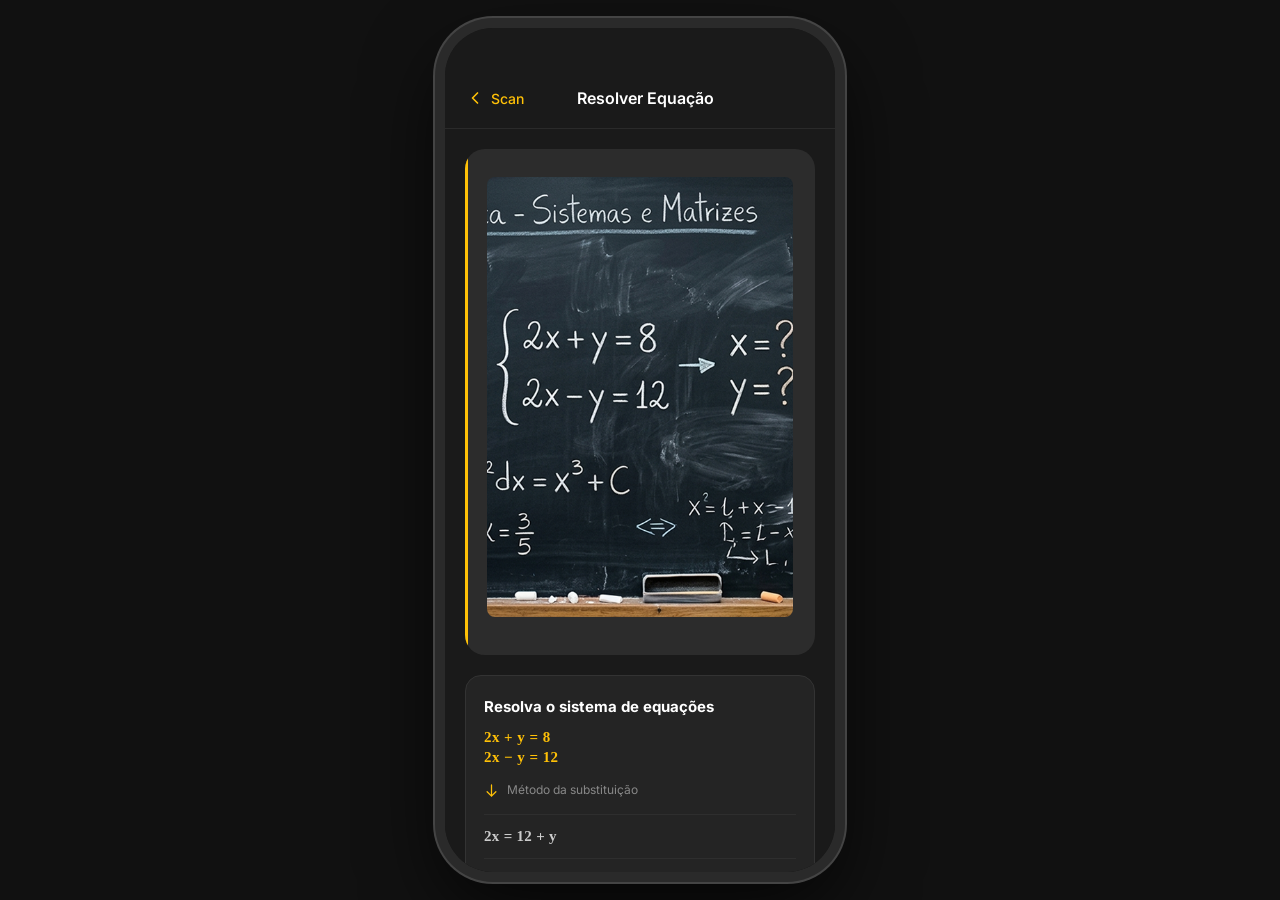
<file: pages/equacao.html>
<!DOCTYPE html>
<html lang="pt-BR">
<head>
  <meta charset="UTF-8" />
  <meta name="viewport" content="width=device-width, initial-scale=1.0, maximum-scale=1.0, user-scalable=no, viewport-fit=cover" />
  <title>Resolver Equação — Jovi</title>
  <link rel="stylesheet" href="../css/base.css" />
  <link rel="stylesheet" href="../css/layout.css" />
  <link rel="stylesheet" href="../css/components.css" />
  <link rel="stylesheet" href="../css/acoes_foto.css" />
  <link rel="stylesheet" href="../css/equacao.css" />
</head>
<body>
  <main class="container-celular">
    <div class="tela-celular">
      <div class="tela-acao ativa" style="position:relative; transform:none;">
        <header class="header-acao">
          <button class="btn-voltar-acao" onclick="history.back()">
            <svg viewBox="0 0 24 24" fill="none" stroke="currentColor" stroke-width="2">
              <path stroke-linecap="round" stroke-linejoin="round" d="M15 18l-6-6 6-6" />
            </svg>
            Scan
          </button>
          <h1 class="titulo-acao">Resolver Equação</h1>
        </header>

        <section class="corpo-acao">
          
          <div id="container-equacao">
            <!-- Slide 1: Sistema -->
            <div class="slide-equacao ativo">
              <div class="equacao-preview-quadro">
                <img src="../img/math.png" class="img-preview-math" alt="Documento" style="margin-bottom: 10px; border-radius: 8px; width: 100%; height: auto;">
              </div>

              <div class="equacao-resolucao">
                <p class="resolucao-titulo">Resolva o sistema de equações</p>
                <div class="resolucao-sistema">
                  <span class="resolucao-eq">2x + y = 8</span>
                  <span class="resolucao-eq">2x − y = 12</span>
                </div>
                <div class="resolucao-dica">
                  <svg viewBox="0 0 24 24" fill="none" stroke="currentColor" stroke-width="2">
                    <path stroke-linecap="round" stroke-linejoin="round" d="M19 14l-7 7-7-7M12 3v18"/>
                  </svg>
                  Método da substituição
                </div>
                <div class="resolucao-passo"><span class="resolucao-passo-texto">2x = 12 + y</span></div>
                <div class="resolucao-passo"><span class="resolucao-passo-texto">(12 + y) + y = 8</span></div>
                <div class="resolucao-passo"><span class="resolucao-passo-texto">2y = −4</span></div>
                <div class="resolucao-passo"><span class="resolucao-passo-texto destaque">y = −2</span></div>
              </div>
            </div>

            <!-- Slide 2: Equação do 2º Grau -->
            <div class="slide-equacao">
              <div class="equacao-preview-quadro">
                <div class="equacao-linha-fake equacao" style="width: 70%;"></div>
                <div class="equacao-linha-fake" style="width: 85%;"></div>
                <div class="equacao-linha-fake" style="width: 60%;"></div>
              </div>

              <div class="equacao-resolucao">
                <p class="resolucao-titulo">Equação do 2º Grau</p>
                <div class="resolucao-sistema">
                  <span class="resolucao-eq">x² − 5x + 6 = 0</span>
                </div>
                <div class="resolucao-dica">
                  <svg viewBox="0 0 24 24" fill="none" stroke="currentColor" stroke-width="2">
                    <path stroke-linecap="round" stroke-linejoin="round" d="M19 14l-7 7-7-7M12 3v18"/>
                  </svg>
                  Resolva usando Bhaskara ou Soma e Produto
                </div>
                <div class="resolucao-passo"><span class="resolucao-passo-texto">Soma = 5, Produto = 6</span></div>
                <div class="resolucao-passo"><span class="resolucao-passo-texto">x' = 2</span></div>
                <div class="resolucao-passo"><span class="resolucao-passo-texto destaque">x'' = 3</span></div>
              </div>
            </div>

            <!-- Slide 3: Equação com Parênteses -->
            <div class="slide-equacao">
              <div class="equacao-preview-quadro">
                <div class="equacao-linha-fake equacao" style="width: 55%;"></div>
                <div class="equacao-linha-fake" style="width: 90%;"></div>
              </div>

              <div class="equacao-resolucao">
                <p class="resolucao-titulo">Equação Linear</p>
                <div class="resolucao-sistema">
                  <span class="resolucao-eq">3(x + 2) = 15</span>
                </div>
                <div class="resolucao-dica">
                  <svg viewBox="0 0 24 24" fill="none" stroke="currentColor" stroke-width="2">
                    <path stroke-linecap="round" stroke-linejoin="round" d="M19 14l-7 7-7-7M12 3v18"/>
                  </svg>
                  Distribua o 3 antes de isolar o x
                </div>
                <div class="resolucao-passo"><span class="resolucao-passo-texto">3x + 6 = 15</span></div>
                <div class="resolucao-passo"><span class="resolucao-passo-texto">3x = 15 − 6</span></div>
                <div class="resolucao-passo"><span class="resolucao-passo-texto">3x = 9</span></div>
                <div class="resolucao-passo"><span class="resolucao-passo-texto destaque">x = 3</span></div>
              </div>
            </div>
          </div>

          <!-- Controles do Slideshow -->
          <div class="controles-slideshow" style="justify-content: flex-end;">
            <button class="btn-slideshow" id="btn-math-anterior" onclick="mudarSlideMath(-1)" style="display: none;">
              <svg viewBox="0 0 24 24" fill="none" stroke="currentColor" stroke-width="2"><polyline points="15 18 9 12 15 6"></polyline></svg>
              Anterior
            </button>
            
            <span id="contador-math" style="display: none;">1 de 3</span>

            <button class="btn-slideshow" id="btn-math-proximo" onclick="mudarSlideMath(1)">
              Mais exemplos
              <svg viewBox="0 0 24 24" fill="none" stroke="currentColor" stroke-width="2"><polyline points="9 18 15 12 9 6"></polyline></svg>
            </button>
          </div>

        </section>
      </section>

    </div>
  </main>

  <script src="../js/script.js"></script>
</body>
</html>
</file>
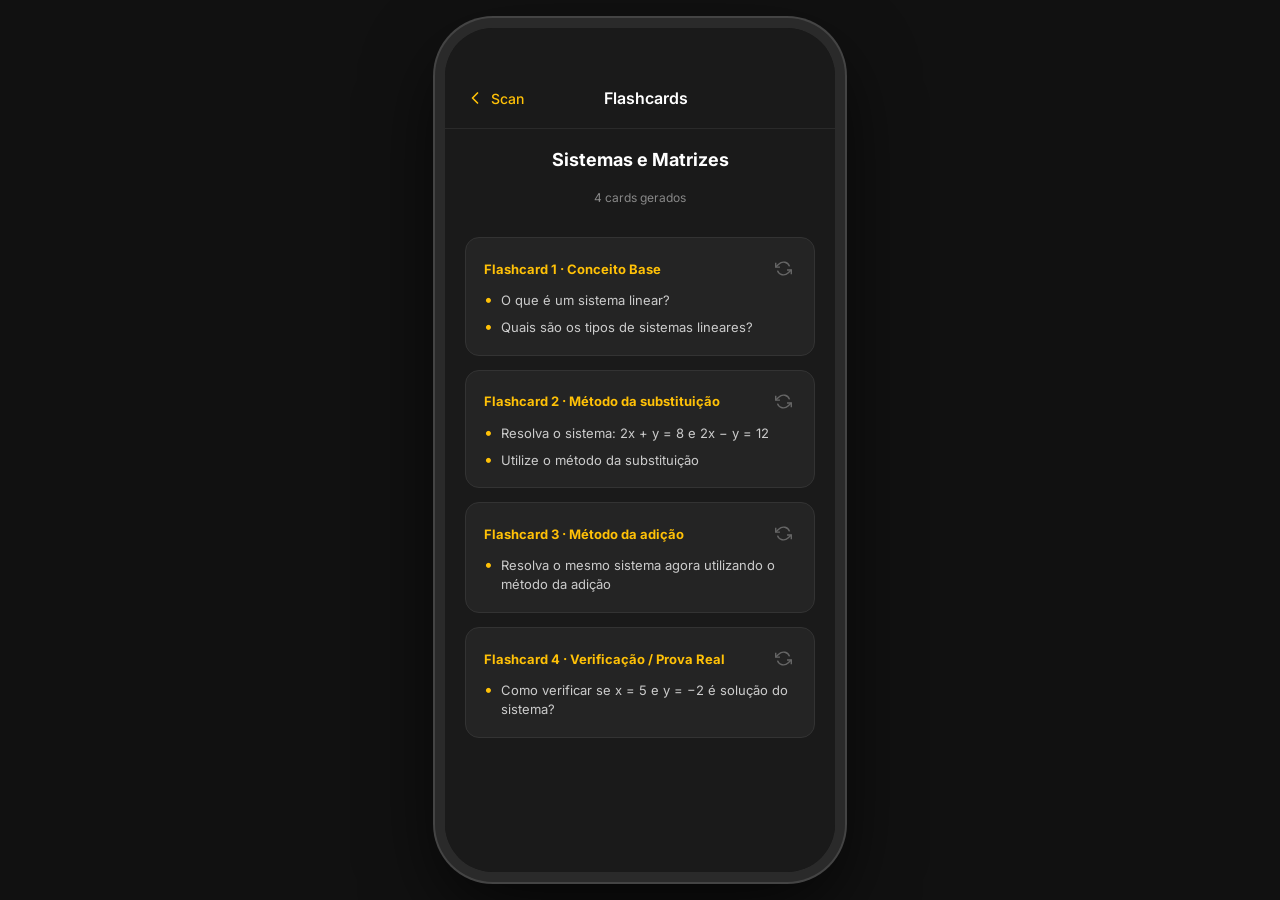
<file: pages/flashcard.html>
<!DOCTYPE html>
<html lang="pt-BR">
<head>
  <meta charset="UTF-8" />
  <meta name="viewport" content="width=device-width, initial-scale=1.0, maximum-scale=1.0, user-scalable=no, viewport-fit=cover" />
  <title>Flashcards — Jovi</title>
  <link rel="stylesheet" href="../css/base.css" />
  <link rel="stylesheet" href="../css/layout.css" />
  <link rel="stylesheet" href="../css/components.css" />
  <link rel="stylesheet" href="../css/acoes_foto.css" />
  <link rel="stylesheet" href="../css/flashcard.css" />
</head>
<body>
  <main class="container-celular">
    <div class="tela-celular">

      <div class="tela-acao ativa" style="position:relative; transform:none;">
        <header class="header-acao">
          <button class="btn-voltar-acao" onclick="history.back()">
            <svg viewBox="0 0 24 24" fill="none" stroke="currentColor" stroke-width="2">
              <path stroke-linecap="round" stroke-linejoin="round" d="M15 18l-6-6 6-6" />
            </svg>
            Scan
          </button>
          <h1 class="titulo-acao">Flashcards</h1>
        </header>

        <section class="corpo-acao">
          <p class="flashcard-subtitulo-deck" id="flashcard-deck">Sistemas e Matrizes</p>
          <p class="flashcard-contador" id="flashcard-contador">4 cards gerados</p>
          
          <div id="container-flashcards">
            <!-- Flashcard 1 -->
            <div class="card-flashcard">
              <div class="card-flashcard-header">
                <span class="card-flashcard-titulo">Flashcard 1 · Conceito Base</span>
                <button class="btn-flashcard-girar" title="Girar" onclick="virarFlashcard(this)">
                  <svg viewBox="0 0 24 24" fill="none" stroke="currentColor" stroke-width="2"><path d="M1 4v6h6"/><path d="M23 20v-6h-6"/><path d="M20.49 9A9 9 0 0 0 5.64 5.64L1 10m22 4-4.64 4.36A9 9 0 0 1 3.51 15"/></svg>
                </button>
              </div>
              <div class="card-flashcard-frente">
                <p class="card-flashcard-pergunta">O que é um sistema linear?</p>
                <p class="card-flashcard-pergunta">Quais são os tipos de sistemas lineares?</p>
              </div>
              <div class="card-flashcard-verso" style="display: none;">
                <div class="resposta-item">
                  <strong>O que é um sistema linear?</strong>
                  <p>Um sistema linear é um conjunto de duas ou mais equações lineares (equações do 1º grau) que envolvem as mesmas variáveis. A solução do sistema é o conjunto de valores que satisfazem todas as equações ao mesmo tempo.</p>
                </div>
                <div class="resposta-item">
                  <strong>Quais são os tipos de sistemas lineares?</strong>
                  <p>Os sistemas lineares são classificados em três tipos:</p>
                  <ul class="resposta-lista">
                    <li>Sistema possível e determinado (SPD): possui uma única solução.</li>
                    <li>Sistema possível e indeterminado (SPI): possui infinitas soluções.</li>
                    <li>Sistema impossível (SI): não possui solução.</li>
                  </ul>
                </div>
              </div>
            </div>

            <!-- Flashcard 2 -->
            <div class="card-flashcard">
              <div class="card-flashcard-header">
                <span class="card-flashcard-titulo">Flashcard 2 · Método da substituição</span>
                <button class="btn-flashcard-girar" title="Girar" onclick="virarFlashcard(this)">
                  <svg viewBox="0 0 24 24" fill="none" stroke="currentColor" stroke-width="2"><path d="M1 4v6h6"/><path d="M23 20v-6h-6"/><path d="M20.49 9A9 9 0 0 0 5.64 5.64L1 10m22 4-4.64 4.36A9 9 0 0 1 3.51 15"/></svg>
                </button>
              </div>
              <div class="card-flashcard-frente">
                <p class="card-flashcard-pergunta">Resolva o sistema: 2x + y = 8 e 2x − y = 12</p>
                <p class="card-flashcard-pergunta">Utilize o método da substituição</p>
              </div>
              <div class="card-flashcard-verso" style="display: none;">
                <div class="resposta-item">
                  <strong>Sistema: { 2x + y = 8 | 2x - y = 12 }</strong>
                  <ol class="resposta-lista-numerada">
                    <li>Isola y na primeira equação: y = 8 - 2x</li>
                    <li>Substitui na segunda: 2x - (8 - 2x) = 12</li>
                    <li>Resolve: 2x - 8 + 2x = 12</li>
                    <li>4x = 20</li>
                    <li>x = 5</li>
                    <li>Substitui x: y = 8 - 2(5) = -2</li>
                    <li>Resposta: x = 5, y = -2</li>
                  </ol>
                </div>
              </div>
            </div>

            <!-- Flashcard 3 -->
            <div class="card-flashcard">
              <div class="card-flashcard-header">
                <span class="card-flashcard-titulo">Flashcard 3 · Método da adição</span>
                <button class="btn-flashcard-girar" title="Girar" onclick="virarFlashcard(this)">
                  <svg viewBox="0 0 24 24" fill="none" stroke="currentColor" stroke-width="2"><path d="M1 4v6h6"/><path d="M23 20v-6h-6"/><path d="M20.49 9A9 9 0 0 0 5.64 5.64L1 10m22 4-4.64 4.36A9 9 0 0 1 3.51 15"/></svg>
                </button>
              </div>
              <div class="card-flashcard-frente">
                <p class="card-flashcard-pergunta">Resolva o mesmo sistema agora utilizando o método da adição</p>
              </div>
              <div class="card-flashcard-verso" style="display: none;">
                <div class="resposta-item">
                  <ol class="resposta-lista-numerada">
                    <li>Soma as duas equações: 2x + y + 2x - y = 8 + 12</li>
                    <li>4x = 20</li>
                    <li>x = 5</li>
                    <li>Substitui na primeira: 2(5) + y = 8 &rarr; y = -2</li>
                    <li>Resposta: x = 5, y = -2</li>
                  </ol>
                </div>
              </div>
            </div>

            <!-- Flashcard 4 -->
            <div class="card-flashcard">
              <div class="card-flashcard-header">
                <span class="card-flashcard-titulo">Flashcard 4 · Verificação / Prova Real</span>
                <button class="btn-flashcard-girar" title="Girar" onclick="virarFlashcard(this)">
                  <svg viewBox="0 0 24 24" fill="none" stroke="currentColor" stroke-width="2"><path d="M1 4v6h6"/><path d="M23 20v-6h-6"/><path d="M20.49 9A9 9 0 0 0 5.64 5.64L1 10m22 4-4.64 4.36A9 9 0 0 1 3.51 15"/></svg>
                </button>
              </div>
              <div class="card-flashcard-frente">
                <p class="card-flashcard-pergunta">Como verificar se x = 5 e y = −2 é solução do sistema?</p>
              </div>
              <div class="card-flashcard-verso" style="display: none;">
                <div class="resposta-item">
                  <strong>Verificação:</strong>
                  <p>Substitua os valores encontrados nas equações originais:</p>
                  <ul class="resposta-lista">
                    <li>1ª Equação: 2(5) + (-2) = 10 - 2 = 8 (Verdadeiro)</li>
                    <li>2ª Equação: 2(5) - (-2) = 10 + 2 = 12 (Verdadeiro)</li>
                  </ul>
                </div>
              </div>
            </div>
          </div>
        </section>
      </section>

    </div>
  </main>

  <script src="../js/script.js"></script>
</body>
</html>
</file>
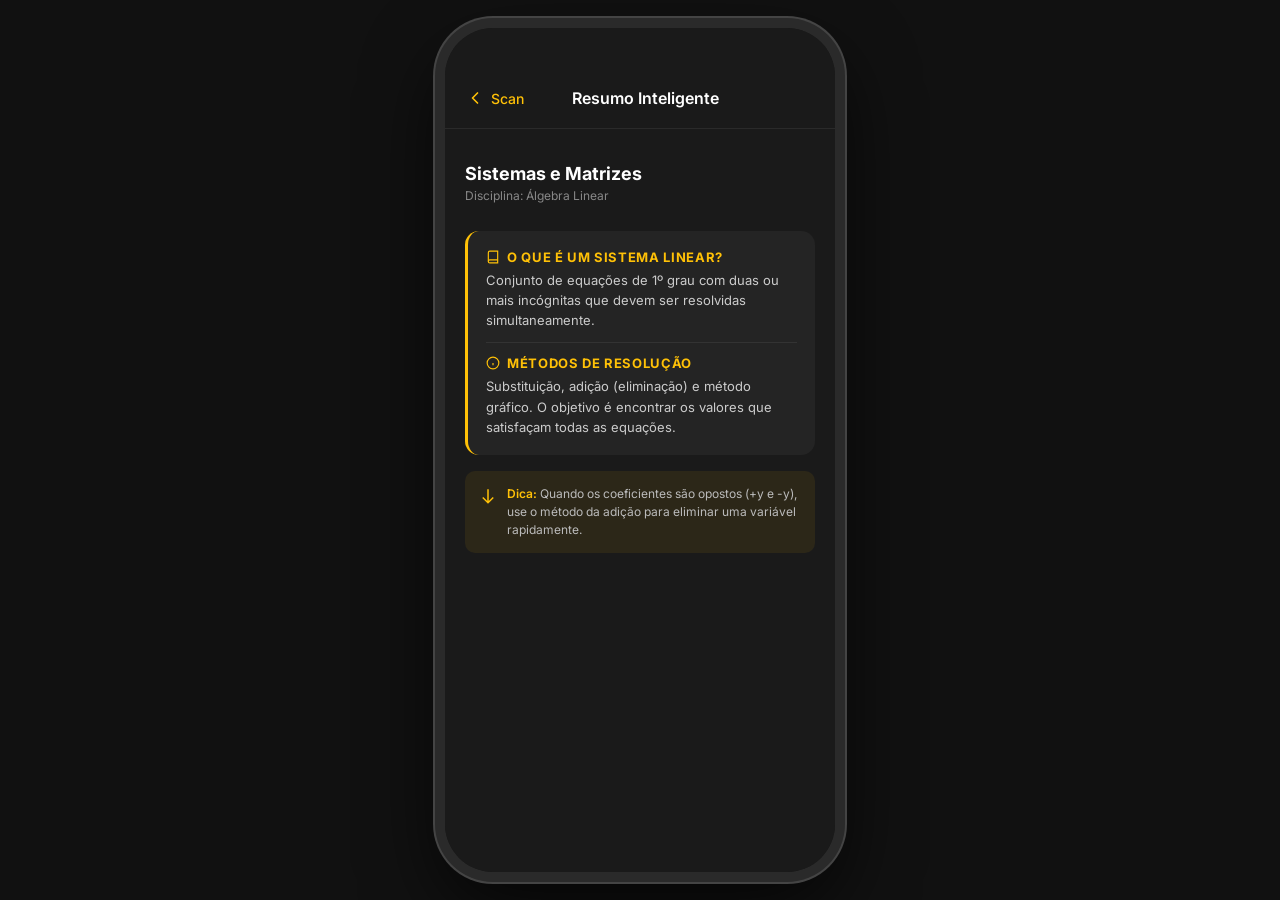
<file: pages/resumo.html>
<!DOCTYPE html>
<html lang="pt-BR">
<head>
  <meta charset="UTF-8" />
  <meta name="viewport" content="width=device-width, initial-scale=1.0, maximum-scale=1.0, user-scalable=no, viewport-fit=cover" />
  <title>Resumo Inteligente — Jovi</title>
  <link rel="stylesheet" href="../css/base.css" />
  <link rel="stylesheet" href="../css/layout.css" />
  <link rel="stylesheet" href="../css/components.css" />
  <link rel="stylesheet" href="../css/acoes_foto.css" />
  <link rel="stylesheet" href="../css/resumo.css" />
</head>
<body>
  <main class="container-celular">
    <div class="tela-celular">

      <div class="tela-acao ativa" style="position:relative; transform:none;">
        <header class="header-acao">
          <button class="btn-voltar-acao" onclick="history.back()">
            <svg viewBox="0 0 24 24" fill="none" stroke="currentColor" stroke-width="2">
              <path stroke-linecap="round" stroke-linejoin="round" d="M15 18l-6-6 6-6" />
            </svg>
            Scan
          </button>
          <h1 class="titulo-acao">Resumo Inteligente</h1>
        </header>

        <section class="corpo-acao">
          
          <div class="resumo-header">
            <h2 class="resumo-titulo-materia">Sistemas e Matrizes</h2>
            <p class="resumo-subtitulo">Disciplina: Álgebra Linear</p>
          </div>

          <div class="resumo-bloco">
            <div class="resumo-topico">
              <h3 class="resumo-topico-titulo">
                <svg viewBox="0 0 24 24" fill="none" stroke="currentColor" stroke-width="2"><path d="M4 19.5A2.5 2.5 0 0 1 6.5 17H20"/><path d="M6.5 2H20v20H6.5A2.5 2.5 0 0 1 4 19.5v-15A2.5 2.5 0 0 1 6.5 2z"/></svg>
                O que é um Sistema Linear?
              </h3>
              <p class="resumo-topico-texto">Conjunto de equações de 1º grau com duas ou mais incógnitas que devem ser resolvidas simultaneamente.</p>
            </div>

            <div class="resumo-divisor"></div>

            <div class="resumo-topico">
              <h3 class="resumo-topico-titulo">
                <svg viewBox="0 0 24 24" fill="none" stroke="currentColor" stroke-width="2"><circle cx="12" cy="12" r="10"/><line x1="12" y1="16" x2="12" y2="12"/><line x1="12" y1="8" x2="12.01" y2="8"/></svg>
                Métodos de Resolução
              </h3>
              <p class="resumo-topico-texto">Substituição, adição (eliminação) e método gráfico. O objetivo é encontrar os valores que satisfaçam todas as equações.</p>
            </div>
          </div>

          <div class="resumo-destaque">
            <div class="resumo-destaque-icone">
              <svg viewBox="0 0 24 24" fill="none" stroke="currentColor" stroke-width="2"><path d="M19 14l-7 7-7-7M12 3v18"/></svg>
            </div>
            <p class="resumo-destaque-texto"><strong>Dica:</strong> Quando os coeficientes são opostos (+y e -y), use o método da adição para eliminar uma variável rapidamente.</p>
          </div>

        </section>
      </section>

    </div>
  </main>

  <script src="../js/script.js"></script>
</body>
</html>
</file>
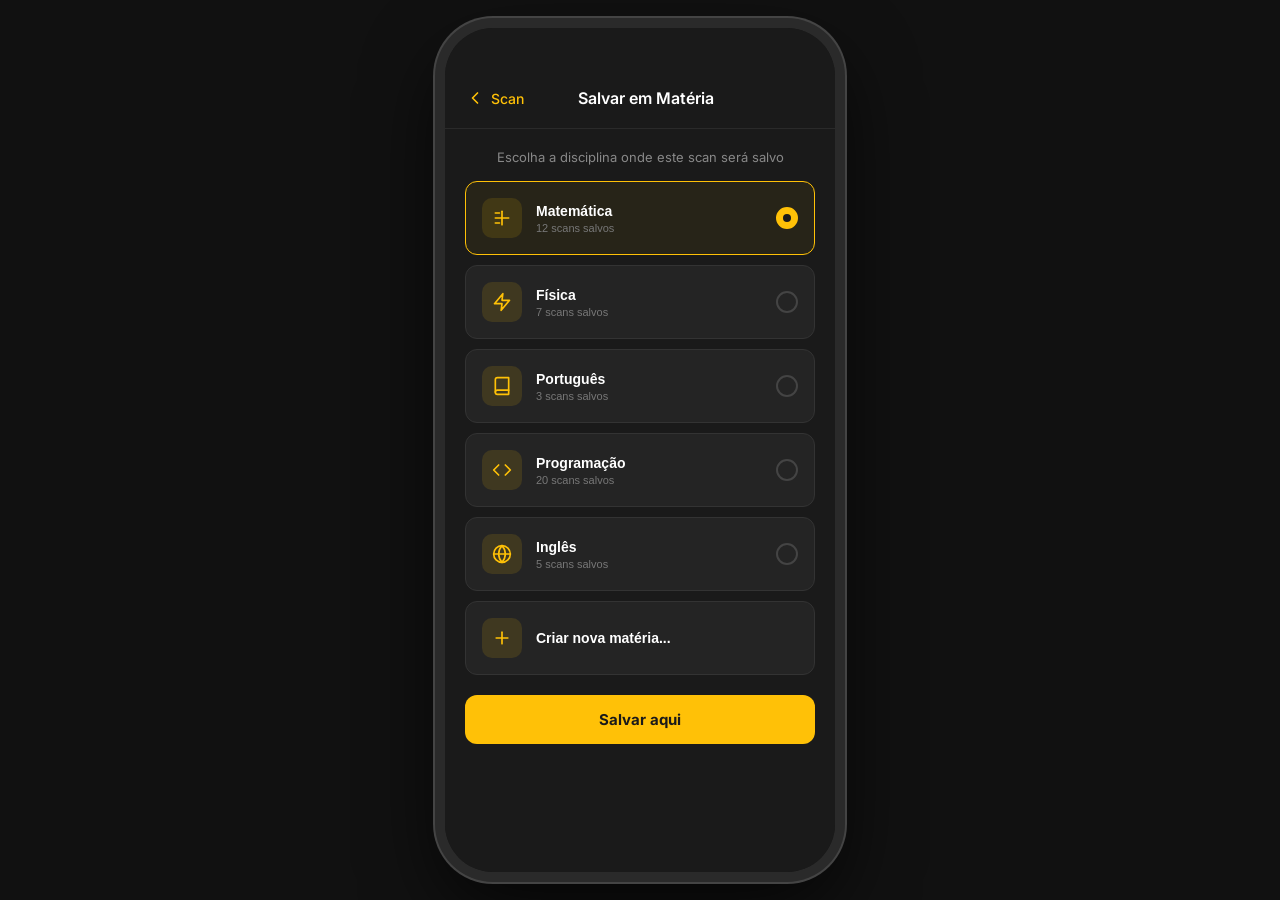
<file: pages/salvar.html>
<!DOCTYPE html>
<html lang="pt-BR">
<head>
  <meta charset="UTF-8" />
  <meta name="viewport" content="width=device-width, initial-scale=1.0, maximum-scale=1.0, user-scalable=no, viewport-fit=cover" />
  <title>Salvar — Jovi</title>
  <link rel="stylesheet" href="../css/base.css" />
  <link rel="stylesheet" href="../css/layout.css" />
  <link rel="stylesheet" href="../css/components.css" />
  <link rel="stylesheet" href="../css/acoes_foto.css" />
  <link rel="stylesheet" href="../css/salvar.css" />
</head>
<body>
  <main class="container-celular">
    <div class="tela-celular">

      <div class="tela-acao ativa" style="position:relative; transform:none;">
        <header class="header-acao">
          <button class="btn-voltar-acao" onclick="history.back()">
            <svg viewBox="0 0 24 24" fill="none" stroke="currentColor" stroke-width="2">
              <path stroke-linecap="round" stroke-linejoin="round" d="M15 18l-6-6 6-6" />
            </svg>
            Scan
          </button>
          <h1 class="titulo-acao">Salvar em Matéria</h1>
        </header>
        <section class="corpo-acao">
          <p class="salvar-instrucao">Escolha a disciplina onde este scan será salvo</p>
          <div class="lista-materias">
            <button class="card-materia selecionado">
              <div class="materia-icone">
                <svg viewBox="0 0 24 24" fill="none" stroke="currentColor" stroke-width="2" stroke-linecap="round" stroke-linejoin="round"><line x1="4" y1="12" x2="20" y2="12"/><line x1="12" y1="4" x2="12" y2="20"/><line x1="4" y1="6" x2="9" y2="6"/><line x1="4" y1="18" x2="9" y2="18"/></svg>
              </div>
              <div class="materia-info">
                <span class="materia-nome">Matemática</span>
                <span class="materia-qtd">12 scans salvos</span>
              </div>
              <div class="materia-check"><div class="materia-check-inner"></div></div>
            </button>
            <button class="card-materia">
              <div class="materia-icone">
                <svg viewBox="0 0 24 24" fill="none" stroke="currentColor" stroke-width="2" stroke-linecap="round" stroke-linejoin="round"><polygon points="13 2 3 14 12 14 11 22 21 10 12 10 13 2"/></svg>
              </div>
              <div class="materia-info">
                <span class="materia-nome">Física</span>
                <span class="materia-qtd">7 scans salvos</span>
              </div>
              <div class="materia-check"><div class="materia-check-inner"></div></div>
            </button>
            <button class="card-materia">
              <div class="materia-icone">
                <svg viewBox="0 0 24 24" fill="none" stroke="currentColor" stroke-width="2" stroke-linecap="round" stroke-linejoin="round"><path d="M4 19.5A2.5 2.5 0 0 1 6.5 17H20"/><path d="M6.5 2H20v20H6.5A2.5 2.5 0 0 1 4 19.5v-15A2.5 2.5 0 0 1 6.5 2z"/></svg>
              </div>
              <div class="materia-info">
                <span class="materia-nome">Português</span>
                <span class="materia-qtd">3 scans salvos</span>
              </div>
              <div class="materia-check"><div class="materia-check-inner"></div></div>
            </button>
            <button class="card-materia">
              <div class="materia-icone">
                <svg viewBox="0 0 24 24" fill="none" stroke="currentColor" stroke-width="2" stroke-linecap="round" stroke-linejoin="round"><polyline points="16 18 22 12 16 6"/><polyline points="8 6 2 12 8 18"/></svg>
              </div>
              <div class="materia-info">
                <span class="materia-nome">Programação</span>
                <span class="materia-qtd">20 scans salvos</span>
              </div>
              <div class="materia-check"><div class="materia-check-inner"></div></div>
            </button>
            <button class="card-materia">
              <div class="materia-icone">
                <svg viewBox="0 0 24 24" fill="none" stroke="currentColor" stroke-width="2" stroke-linecap="round" stroke-linejoin="round"><circle cx="12" cy="12" r="10"/><line x1="2" y1="12" x2="22" y2="12"/><path d="M12 2a15.3 15.3 0 0 1 4 10 15.3 15.3 0 0 1-4 10 15.3 15.3 0 0 1-4-10 15.3 15.3 0 0 1 4-10z"/></svg>
              </div>
              <div class="materia-info">
                <span class="materia-nome">Inglês</span>
                <span class="materia-qtd">5 scans salvos</span>
              </div>
              <div class="materia-check"><div class="materia-check-inner"></div></div>
            </button>
            <button class="card-materia btn-nova-materia" onclick="novaMateria()">
              <div class="materia-icone">
                <svg viewBox="0 0 24 24" fill="none" stroke="currentColor" stroke-width="2" stroke-linecap="round" stroke-linejoin="round"><line x1="12" y1="5" x2="12" y2="19"/><line x1="5" y1="12" x2="19" y2="12"/></svg>
              </div>
              <div class="materia-info">
                <span class="materia-nome">Criar nova matéria...</span>
              </div>
            </button>
          </div>
          <button class="btn-salvar-materia" id="btn-confirmar-salvar">Salvar aqui</button>
        </section>
      </section>

    </div>
  </main>

  <template id="molde-materia">
    <button class="card-materia">
      <div class="materia-icone">
        <svg viewBox="0 0 24 24" fill="none" stroke="currentColor" stroke-width="2" stroke-linecap="round" stroke-linejoin="round"><path d="M4 19.5A2.5 2.5 0 0 1 6.5 17H20"/><path d="M6.5 2H20v20H6.5A2.5 2.5 0 0 1 4 19.5v-15A2.5 2.5 0 0 1 6.5 2z"/></svg>
      </div>
      <div class="materia-info">
        <span class="materia-nome"></span>
        <span class="materia-qtd">0 scans salvos</span>
      </div>
      <div class="materia-check"><div class="materia-check-inner"></div></div>
    </button>
  </template>

  <script src="../js/script.js"></script>

</body>
</html>
</file>
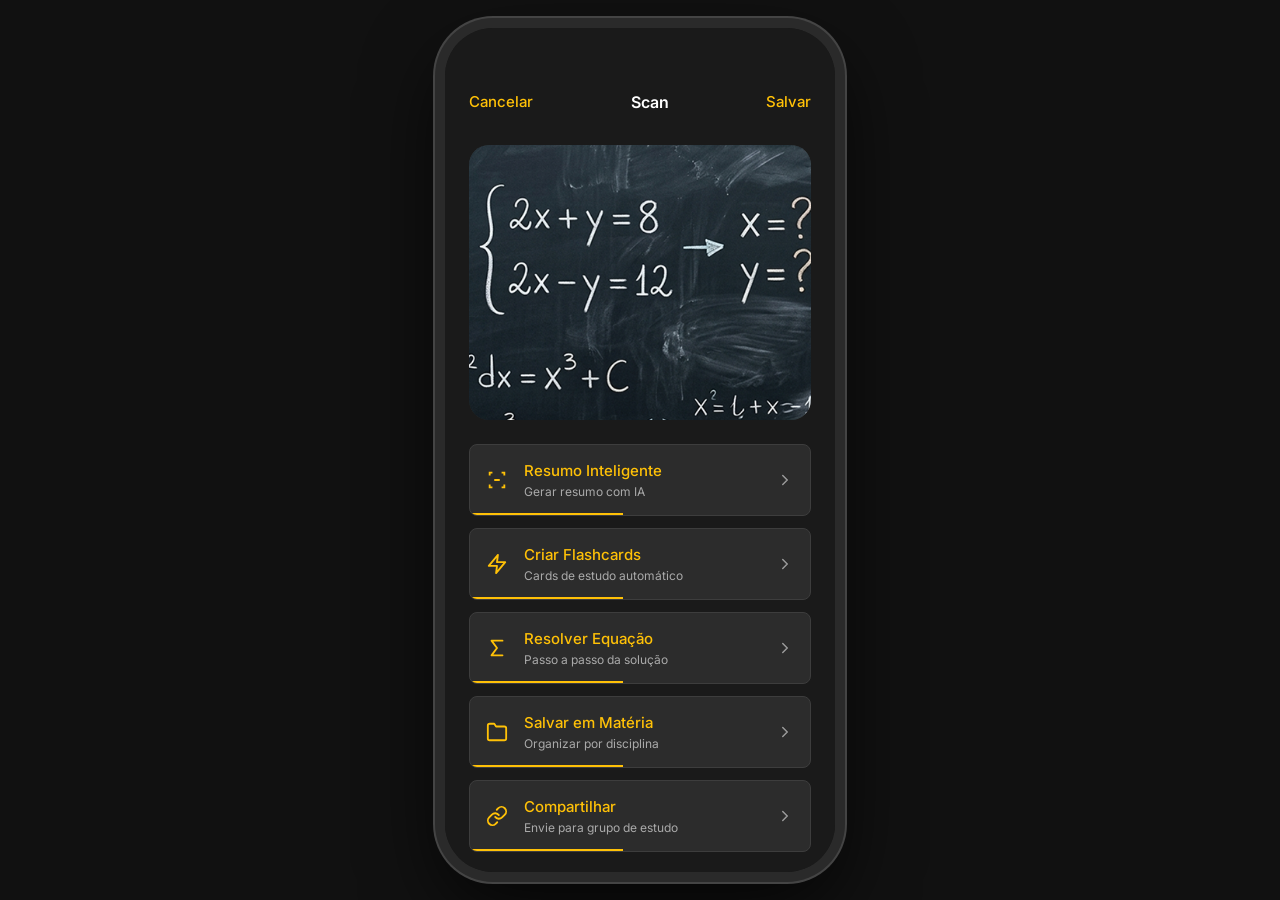
<file: pages/scan.html>
<!DOCTYPE html>
<html lang="pt-BR">
<head>
  <meta charset="UTF-8" />
  <meta name="viewport" content="width=device-width, initial-scale=1.0, maximum-scale=1.0, user-scalable=no, viewport-fit=cover" />
  <title>Scan — Jovi</title>
  <link rel="stylesheet" href="../css/base.css" />
  <link rel="stylesheet" href="../css/layout.css" />
  <link rel="stylesheet" href="../css/components.css" />
  <link rel="stylesheet" href="../css/modo_estudante.css" />
  <link rel="stylesheet" href="../css/acoes_foto.css" />
</head>
<body>
  <main class="container-celular">
    <div class="tela-celular">

      <!-- Resultado do Scan -->
      <div class="tela-resultado-scan ativa" id="tela-resultado-scan" style="position:relative; transform:none;">
        <header class="header-resultado">
          <button class="btn-texto-resultado" onclick="history.back()">Cancelar</button>
          <h1 class="titulo-resultado">Scan</h1>
          <button class="btn-texto-resultado" id="btn-salvar-resultado">Salvar</button>
        </header>

        <div class="preview-documento" style="padding: 0; overflow: hidden; display: flex; align-items: center; justify-content: center;">
          <img src="../img/math.png" alt="Documento capturado" style="width: 100%; height: 100%; object-fit: cover;">
        </div>

        <div class="lista-acoes-resultado">
          <button class="card-acao-resultado" onclick="location.href='resumo.html'">
            <div class="icone-acao-resultado">
              <svg viewBox="0 0 24 24" fill="none" stroke="currentColor" stroke-width="2">
                <path d="M4 7V4h3M17 4h3v3M4 17v3h3M17 20h3v-3"/>
                <line x1="9" y1="12" x2="15" y2="12"/>
              </svg>
            </div>
            <div class="textos-acao-resultado">
              <strong>Resumo Inteligente</strong>
              <span>Gerar resumo com IA</span>
            </div>
            <svg class="seta-acao" viewBox="0 0 24 24" fill="none" stroke="currentColor" stroke-width="2">
              <path stroke-linecap="round" stroke-linejoin="round" d="M9 18l6-6-6-6"/>
            </svg>
            <div class="barra-inferior-acao" style="width: 45%;"></div>
          </button>

          <button class="card-acao-resultado" onclick="location.href='flashcard.html'">
            <div class="icone-acao-resultado">
              <svg viewBox="0 0 24 24" fill="none" stroke="currentColor" stroke-width="2" stroke-linecap="round" stroke-linejoin="round">
                <polygon points="13 2 3 14 12 14 11 22 21 10 12 10 13 2"></polygon>
              </svg>
            </div>
            <div class="textos-acao-resultado">
              <strong>Criar Flashcards</strong>
              <span>Cards de estudo automático</span>
            </div>
            <svg class="seta-acao" viewBox="0 0 24 24" fill="none" stroke="currentColor" stroke-width="2">
              <path stroke-linecap="round" stroke-linejoin="round" d="M9 18l6-6-6-6"/>
            </svg>
            <div class="barra-inferior-acao" style="width: 45%;"></div>
          </button>

          <button class="card-acao-resultado" onclick="location.href='equacao.html'">
            <div class="icone-acao-resultado">
              <svg viewBox="0 0 24 24" fill="none" stroke="currentColor" stroke-width="2" stroke-linecap="round" stroke-linejoin="round">
                <path d="M18 4H6l6 8-6 8h12"/>
              </svg>
            </div>
            <div class="textos-acao-resultado">
              <strong>Resolver Equação</strong>
              <span>Passo a passo da solução</span>
            </div>
            <svg class="seta-acao" viewBox="0 0 24 24" fill="none" stroke="currentColor" stroke-width="2">
              <path stroke-linecap="round" stroke-linejoin="round" d="M9 18l6-6-6-6"/>
            </svg>
            <div class="barra-inferior-acao" style="width: 45%;"></div>
          </button>

          <button class="card-acao-resultado" onclick="location.href='salvar.html'">
            <div class="icone-acao-resultado">
              <svg viewBox="0 0 24 24" fill="none" stroke="currentColor" stroke-width="2" stroke-linecap="round" stroke-linejoin="round">
                <path d="M22 19a2 2 0 0 1-2 2H4a2 2 0 0 1-2-2V5a2 2 0 0 1 2-2h5l2 3h9a2 2 0 0 1 2 2z"/>
              </svg>
            </div>
            <div class="textos-acao-resultado">
              <strong>Salvar em Matéria</strong>
              <span>Organizar por disciplina</span>
            </div>
            <svg class="seta-acao" viewBox="0 0 24 24" fill="none" stroke="currentColor" stroke-width="2">
              <path stroke-linecap="round" stroke-linejoin="round" d="M9 18l6-6-6-6"/>
            </svg>
            <div class="barra-inferior-acao" style="width: 45%;"></div>
          </button>

          <button class="card-acao-resultado" onclick="mostrarAlerta('EM BREVE')">
            <div class="icone-acao-resultado">
              <svg viewBox="0 0 24 24" fill="none" stroke="currentColor" stroke-width="2" stroke-linecap="round" stroke-linejoin="round">
                <path d="M10 13a5 5 0 0 0 7.54.54l3-3a5 5 0 0 0-7.07-7.07l-1.72 1.71"/>
                <path d="M14 11a5 5 0 0 0-7.54-.54l-3 3a5 5 0 0 0 7.07 7.07l1.71-1.71"/>
              </svg>
            </div>
            <div class="textos-acao-resultado">
              <strong>Compartilhar</strong>
              <span>Envie para grupo de estudo</span>
            </div>
            <svg class="seta-acao" viewBox="0 0 24 24" fill="none" stroke="currentColor" stroke-width="2">
              <path stroke-linecap="round" stroke-linejoin="round" d="M9 18l6-6-6-6"/>
            </svg>
            <div class="barra-inferior-acao" style="width: 45%;"></div>
          </button>
        </div>
      </div>

    </div>
  </main>
</body>
</html>
</file>
<file: css/base.css>
@import url('https://fonts.googleapis.com/css2?family=Inter:wght@300;400;500;600;700&display=swap');

*, *::before, *::after {
  box-sizing: border-box;
  margin: 0;
  padding: 0;
}

::-webkit-scrollbar {
  display: none;
  width: 0;
  height: 0;
}
* {
  -ms-overflow-style: none;
  scrollbar-width: none; 
}

h1, h2, h3 {
  font-size: inherit;
  font-weight: inherit;
  margin: 0;
}

/* Variáveis do projeto */
:root {
  --cor-principal: #FFC107;
  --cor-clara: #FFD54F;
  --brilho-principal: rgba(255, 193, 7, 0.35);
  --fundo-visor: url('../img/math.png');
  --grade-visor: rgba(255, 193, 7, 0.25);
  --cor-leitura: #FFC107;
  --brilho-leitura: rgba(255, 193, 7, 0.5);
  --branco: #ffffff;
  --escuro: #1a1a1a;
  --icone-cinza: #2c2c2c;
  --fundo-icone: rgba(255, 255, 255, 0.92);
  --fundo-inferior: #1e1e1e;
  --fonte: 'Inter', sans-serif;
}

html, body {
  height: 100%;
  overflow: hidden;
  -webkit-overflow-scrolling: touch;
}

body {
  font-family: var(--fonte);
  background: #000;
  display: flex;
  align-items: center;
  justify-content: center;
  width: 100%;
  height: 100%;
}

/* Container do Celular */
.container-celular {
  position: relative;
  width: 100%;
  height: 100%;
}

.tela-celular {
  width: 100%;
  height: 100%;
  border-radius: 0;
  overflow: hidden;
  display: flex;
  flex-direction: column;
  background: var(--escuro);
  position: relative;
}

/* Desktop: mostra a borda decorativa simulando um celular */
@media (min-width: 500px) {
  body {
    background: #111;
  }
  .container-celular {
    width: 390px;
    height: 844px;
    flex-shrink: 0;
  }
  .tela-celular {
    border-radius: 48px;
    box-shadow: 0 0 0 10px #2a2a2a, 0 0 0 12px #444, 0 30px 80px rgba(0, 0, 0, 0.8);
  }
}
</file>
<file: css/layout.css>
/* Barra de Status */
.barra-status {
  display: flex;
  align-items: center;
  justify-content: space-between;
  padding: 14px 28px 4px;
  background: var(--fundo-inferior);
  color: var(--branco);
  font-size: 13px;
  font-weight: 600;
  letter-spacing: 0.02em;
  flex-shrink: 0;
  position: relative;
  z-index: 500;
  padding-top: max(14px, env(safe-area-inset-top));
}

.icones-status {
  display: flex;
  gap: 6px;
  align-items: center;
}

.icone-status {
  width: 16px;
  height: 16px;
  color: var(--branco);
}

/* Barra Superior */
.barra-topo {
  display: flex;
  align-items: center;
  justify-content: space-between;
  padding: 8px 20px 10px;
  background: var(--fundo-inferior);
  flex-shrink: 0;
  position: relative;
}

/* Barra Inferior */
.barra-inferior {
  display: flex;
  align-items: center;
  justify-content: space-between;
  padding: 16px 28px 10px;
  background: var(--fundo-inferior);
  flex-shrink: 0;
}

/* Controles da Direita (Container) */
.controles-direita {
  width: 52px;
  display: flex;
  justify-content: center;
}

/* Barra de Rótulos de Modo */
.barra-modos {
  background: var(--fundo-inferior);
  flex-shrink: 0;
  position: relative;
}
</file>
<file: css/components.css>
/* Botões Ícone */
.btn-icone {
  width: 44px;
  height: 44px;
  border-radius: 14px;
  border: none;
  background: var(--fundo-icone);
  display: flex;
  align-items: center;
  justify-content: center;
  cursor: pointer;
  transition: background-color 0.2s, transform 0.15s;
  box-shadow: 0 2px 8px rgba(0, 0, 0, 0.15);
}

.btn-icone svg {
  width: 22px;
  height: 22px;
  color: var(--icone-cinza);
}

.btn-icone:active {
  transform: scale(0.93);
  background: #e0d8f8;
}

/* Menu de Configurações */
.menu-configuracoes {
  position: absolute;
  top: calc(100% + 6px);
  right: 16px;
  background: rgba(248, 250, 252, 0.96);
  backdrop-filter: blur(16px);
  -webkit-backdrop-filter: blur(16px);
  border-radius: 16px;
  padding: 10px 14px;
  min-width: 190px;
  box-shadow: 0 8px 32px rgba(0, 0, 0, 0.22), 0 2px 8px rgba(0, 0, 0, 0.1);
  z-index: 100;
  opacity: 0;
  pointer-events: none;
  transform: translateY(-6px) scale(0.97);
  transform-origin: top right;
  transition: opacity 0.2s ease, transform 0.2s ease;
}

.menu-configuracoes.open {
  opacity: 1;
  pointer-events: auto;
  transform: translateY(0) scale(1);
}

.linha-config {
  display: flex;
  align-items: center;
  justify-content: space-between;
  gap: 10px;
  padding: 4px 0;
}

.rotulo-config {
  font-size: 9px;
  font-weight: 700;
  letter-spacing: 0.08em;
  color: #64748b;
  text-transform: uppercase;
  white-space: nowrap;
  min-width: 64px;
}

.opcoes-config {
  display: flex;
  align-items: center;
  gap: 4px;
}

.opcao-config {
  padding: 4px 10px;
  border: none;
  border-radius: 999px;
  background: transparent;
  font-family: var(--fonte);
  font-size: 13px;
  font-weight: 500;
  color: #64748b;
  cursor: pointer;
  transition: background-color 0.15s, color 0.15s;
  display: flex;
  align-items: center;
  gap: 5px;
  position: relative;
}

.opcao-config.active {
  color: #222;
  font-weight: 700;
}

.opcao-config.active::before {
  content: '';
  display: inline-block;
  width: 6px;
  height: 6px;
  border-radius: 50%;
  background: var(--cor-principal);
  flex-shrink: 0;
}

.opcao-config:active {
  background: rgba(123, 79, 224, 0.1);
}

.divisor-config {
  height: 1px;
  background: rgba(0, 0, 0, 0.08);
  margin: 4px 0;
}

/* Miniatura Preview */
.miniatura-preview {
  width: 52px;
  height: 52px;
  border-radius: 10px;
  border: 2px solid var(--cor-principal);
  overflow: hidden;
  cursor: pointer;
  display: flex;
  align-items: center;
  justify-content: center;
  transition: border-color 0.2s, transform 0.15s;
}

.miniatura-interna {
  width: 100%;
  height: 100%;
  display: flex;
  align-items: center;
  justify-content: center;
  background: var(--cor-principal);
}

.miniatura-interna svg {
  width: 26px;
  height: 26px;
  color: #fff;
}

.miniatura-contador {
  width: 100%;
  height: 100%;
  display: flex;
  align-items: center;
  justify-content: center;
  background: var(--cor-principal);
  font-size: 18px;
  font-weight: 700;
  color: #fff;
}

.miniatura-preview:active {
  transform: scale(0.93);
}

.visor-camera.modo-estudante + .barra-inferior .miniatura-preview {
  opacity: 0;
  pointer-events: none;
}

/* Botão Captura */
.btn-captura {
  width: 72px;
  height: 72px;
  border-radius: 50%;
  border: 3px solid rgba(255, 255, 255, 0.5);
  background: transparent;
  display: flex;
  align-items: center;
  justify-content: center;
  cursor: pointer;
  transition: transform 0.1s, border-color 0.2s;
  padding: 0;
}

.captura-interna {
  display: block;
  width: 58px;
  height: 58px;
  border-radius: 50%;
  background: var(--branco);
  transition: transform 0.1s, background-color 0.15s;
  box-shadow: 0 0 20px rgba(255, 255, 255, 0.3);
}

.btn-captura:active .captura-interna {
  transform: scale(0.88);
  background: #ddd;
}

.btn-captura:active {
  border-color: rgba(255, 255, 255, 0.8);
}

/* Botão Girar */
.btn-girar-camera {
  width: 44px;
  height: 44px;
  border-radius: 50%;
  background: rgba(255, 255, 255, 0.1);
  display: flex;
  align-items: center;
  justify-content: center;
  cursor: pointer;
  transition: background-color 0.2s, transform 0.35s ease;
}

.btn-girar-camera svg {
  width: 22px;
  height: 22px;
  color: rgba(255, 255, 255, 0.8);
}

.btn-girar-camera:active {
  transform: rotate(180deg);
  background: rgba(255, 255, 255, 0.2);
}

/* Pílula de Modos - Estilo Câmera Profissional */
.barra-modos {
  display: flex;
  justify-content: center;
  padding-bottom: max(20px, env(safe-area-inset-bottom));
  overflow: hidden;
  background: var(--fundo-inferior); /* Garante a cor aqui também */
}

.segmento-modos {
  display: flex;
  align-items: center;
  gap: 10px;
  padding: 10px 150px;
  overflow-x: auto;
  scroll-snap-type: x mandatory;
  scroll-behavior: smooth;
  scrollbar-width: none;
  width: 100%;
  mask-image: linear-gradient(to right, transparent, black 15%, black 85%, transparent);
  -webkit-mask-image: linear-gradient(to right, transparent, black 15%, black 85%, transparent);
}

.segmento-modos::-webkit-scrollbar {
  display: none;
}

.botao-modo {
  padding: 6px 15px;
  border-radius: 999px;
  border: none;
  font-family: var(--fonte);
  font-size: 12px;
  font-weight: 600;
  color: rgba(255, 255, 255, 0.4);
  background: transparent;
  cursor: pointer;
  transition: all 0.3s cubic-bezier(0.4, 0, 0.2, 1);
  flex-shrink: 0;
  scroll-snap-align: center;
  text-transform: uppercase;
  letter-spacing: 0.1em;
  min-width: 90px;
  text-align: center;
}

.botao-modo.active {
  color: var(--cor-principal);
  font-weight: 800;
  transform: scale(1.1);
}

/* Alerta*/
.alerta-jovi {
  position: absolute;
  top: 108px;
  left: 50%;
  transform: translateX(-50%);
  z-index: 300;
  display: flex;
  align-items: center;
  justify-content: center;
  padding: 8px 16px;
  border-radius: 4px;
  background: var(--cor-principal);
  box-shadow: 0 4px 12px rgba(0, 0, 0, 0.25);
  animation: alerta-entrar 0.3s ease-out forwards;
}

@keyframes alerta-entrar {
  from { opacity: 0; transform: translate(-50%, -10px); }
  to { opacity: 1; transform: translate(-50%, 0); }
}

.alerta-jovi.saindo {
  animation: alerta-sair 0.3s ease-in forwards;
}

@keyframes alerta-sair {
  to { opacity: 0; transform: translate(-50%, -10px); }
}

.alerta-sucesso, .alerta-info {
  background: var(--cor-principal);
  border: none;
}

.alerta-icone, .alerta-fechar {
  display: none !important;
}

.alerta-texto {
  display: flex;
  flex-direction: column;
  align-items: center;
  text-align: center;
  gap: 2px;
}

.alerta-titulo {
  font-size: 12px;
  font-weight: 600;
  color: var(--branco);
  text-transform: uppercase;
  letter-spacing: 0.05em;
  white-space: nowrap;
}

.alerta-msg {
  font-size: 10px;
  color: rgba(255, 255, 255, 0.9);
  white-space: nowrap;
}

/* Tela de Login Galeria */
.tela-login {
  position: absolute;
  inset: 0;
  background: rgba(0, 0, 0, 0.4);
  backdrop-filter: blur(20px);
  -webkit-backdrop-filter: blur(20px);
  z-index: 1000;
  display: flex;
  align-items: center;
  justify-content: center;
  opacity: 0;
  pointer-events: none;
  transition: opacity 0.3s ease;
}

.tela-login.ativa {
  opacity: 1;
  pointer-events: auto;
}

.login-container {
  width: 85%;
  max-width: 320px;
  background: #fff;
  border-radius: 24px;
  padding: 30px 24px;
  box-shadow: 0 20px 50px rgba(0,0,0,0.3);
  transform: translateY(20px);
  transition: transform 0.3s ease;
}

.tela-login.ativa .login-container {
  transform: translateY(0);
}

.login-header {
  text-align: center;
  margin-bottom: 24px;
}

.login-header h2 {
  font-size: 20px;
  color: var(--escuro);
  margin-bottom: 4px;
}

.login-header p {
  font-size: 13px;
  color: #666;
}

.login-form {
  display: flex;
  flex-direction: column;
  gap: 16px;
}

.campo-login {
  display: flex;
  flex-direction: column;
  gap: 6px;
}

.campo-login label {
  font-size: 12px;
  font-weight: 600;
  color: #444;
}

.campo-login input {
  padding: 12px 16px;
  border: 1px solid #ddd;
  border-radius: 12px;
  font-family: var(--fonte);
  font-size: 14px;
  outline: none;
  transition: border-color 0.2s;
}

.campo-login input:focus {
  border-color: var(--cor-principal);
}

.btn-entrar {
  background: var(--cor-principal);
  color: #fff;
  border: none;
  border-radius: 12px;
  padding: 14px;
  font-size: 15px;
  font-weight: 700;
  cursor: pointer;
  transition: background-color 0.2s;
  margin-top: 8px;
}

.btn-entrar:active {
  transform: scale(0.98);
}

.btn-cancelar-login {
  background: transparent;
  color: #888;
  border: none;
  font-size: 13px;
  font-weight: 500;
  cursor: pointer;
  padding: 8px;
}

/* Galeria */
.tela-galeria {
  position: absolute;
  inset: 0;
  background: #000;
  z-index: 2000;
  display: flex;
  flex-direction: column;
  opacity: 0;
  pointer-events: none;
  transition: opacity 0.4s ease;
}

.tela-galeria.ativa {
  opacity: 1;
  pointer-events: auto;
}

.header-galeria {
  display: flex;
  align-items: center;
  padding: 16px 24px;
  margin-top: max(30px, env(safe-area-inset-top));
  gap: 20px;
}

.btn-fechar-galeria {
  background: rgba(255, 255, 255, 0.1);
  border: none;
  color: #fff;
  width: 36px;
  height: 36px;
  border-radius: 50%;
  display: flex;
  align-items: center;
  justify-content: center;
  cursor: pointer;
}

.btn-fechar-galeria svg {
  width: 20px;
  height: 20px;
}

.titulo-galeria {
  color: #fff;
  font-size: 16px;
  font-weight: 600;
}

.galeria-slider {
  flex: 1;
  position: relative;
  overflow: hidden;
  display: flex;
  align-items: center;
}

.galeria-wrapper {
  display: flex;
  width: 100%;
  height: 80%;
  transition: transform 0.4s cubic-bezier(0.25, 0.46, 0.45, 0.94);
}

.galeria-slide {
  min-width: 100%;
  height: 100%;
  display: flex;
  align-items: center;
  justify-content: center;
  padding: 0 20px;
}

.galeria-slide img {
  max-width: 100%;
  max-height: 100%;
  border-radius: 12px;
  object-fit: contain;
  box-shadow: 0 10px 40px rgba(0,0,0,0.5);
}

.galeria-nav {
  position: absolute;
  top: 50%;
  transform: translateY(-50%);
  background: rgba(255, 255, 255, 0.15);
  border: none;
  color: #fff;
  padding: 15px 10px;
  cursor: pointer;
  z-index: 10;
  font-size: 20px;
  border-radius: 4px;
}

.galeria-nav.prev { left: 10px; }
.galeria-nav.next { right: 10px; }

.galeria-indicadores {
  display: flex;
  justify-content: center;
  gap: 8px;
  padding: 24px;
}

.ponto-indicador {
  width: 8px;
  height: 8px;
  border-radius: 50%;
  background: rgba(255, 255, 255, 0.2);
  transition: all 0.3s ease;
}

.ponto-indicador.ativo {
  background: var(--cor-principal);
  transform: scale(1.3);
}

/* Popup Modo PRO */
.popup-pro {
  position: absolute;
  top: 15%;
  left: 50%;
  transform: translateX(-50%) translateY(-20px);
  background: rgba(30, 30, 30, 0.85);
  backdrop-filter: blur(12px);
  -webkit-backdrop-filter: blur(12px);
  border: 1px solid rgba(255, 193, 7, 0.3);
  padding: 8px 12px;
  border-radius: 999px;
  display: flex;
  align-items: center;
  gap: 12px;
  min-width: 280px;
  z-index: 100;
  opacity: 0;
  pointer-events: none;
  transition: all 0.5s cubic-bezier(0.175, 0.885, 0.32, 1.275);
}

.popup-pro.visivel {
  opacity: 1;
  transform: translateX(-50%) translateY(0);
  pointer-events: auto;
}

.popup-pro-icone {
  width: 32px;
  height: 32px;
  background: #22c55e; /* Verde de sucesso */
  color: #fff;
  border-radius: 50%;
  display: flex;
  align-items: center;
  justify-content: center;
}

.popup-pro-icone svg {
  width: 18px;
  height: 18px;
}

.popup-pro-textos {
  flex: 1;
  display: flex;
  flex-direction: column;
  gap: 2px;
}

.popup-pro-textos strong {
  font-size: 11px;
  color: #fff;
  letter-spacing: 0.05em;
}

.popup-pro-textos span {
  font-size: 13px;
  color: rgba(255, 255, 255, 0.7);
  font-weight: 400;
}

.popup-pro-botao {
  background: transparent;
  border: none;
  color: #fff;
  cursor: pointer;
  padding: 4px;
}

.popup-pro-botao svg {
  width: 20px;
  height: 20px;
}
</file>
<file: css/acoes_foto.css>
/* Base compartilhada para todas as telas de ação */
.tela-acao {
  position: absolute;
  top: 0;
  left: 0;
  width: 100%;
  height: 100%;
  background: var(--escuro);
  z-index: 500;
  display: flex;
  flex-direction: column;
  transform: translateX(100%);
  transition: transform 0.35s cubic-bezier(0.2, 0.8, 0.2, 1);
  overflow: hidden;
}

.tela-acao.ativa {
  transform: translateX(0);
}

/* Header padrão de ação */
.header-acao {
  display: flex;
  align-items: center;
  gap: 12px;
  padding: 16px 20px;
  margin-top: max(40px, env(safe-area-inset-top));
  flex-shrink: 0;
  border-bottom: 1px solid #2a2a2a;
}

.btn-voltar-acao {
  background: none;
  border: none;
  color: var(--cor-principal);
  display: flex;
  align-items: center;
  gap: 6px;
  font-family: var(--fonte);
  font-size: 14px;
  font-weight: 500;
  cursor: pointer;
  padding: 4px 0;
}

.btn-voltar-acao svg {
  width: 20px;
  height: 20px;
}

.titulo-acao {
  flex: 1;
  text-align: center;
  font-size: 16px;
  font-weight: 600;
  color: var(--branco);
  margin-right: 60px;
}

/* Corpo rolável das telas */
.corpo-acao {
  flex: 1;
  overflow-y: auto;
  padding: 20px 20px max(20px, env(safe-area-inset-bottom));
  display: flex;
  flex-direction: column;
  gap: 16px;
}

/* ── Chip de status IA ── */
.chip-ia {
  display: inline-flex;
  align-items: center;
  gap: 6px;
  background: rgba(255, 193, 7, 0.12);
  border: 1px solid rgba(255, 193, 7, 0.3);
  border-radius: 999px;
  padding: 4px 12px;
  font-size: 11px;
  font-weight: 600;
  color: var(--cor-principal);
  letter-spacing: 0.04em;
  align-self: flex-start;
}

.chip-ia::before {
  content: '';
  width: 6px;
  height: 6px;
  border-radius: 50%;
  background: var(--cor-principal);
  animation: pulsar-chip 1.8s ease-in-out infinite;
}

@keyframes pulsar-chip {
  0%, 100% { opacity: 1; transform: scale(1); }
  50% { opacity: 0.4; transform: scale(0.8); }
}
</file>
<file: css/equacao.css>
/* ── Preview do documento capturado ── */
.equacao-preview-quadro {
  background: #2c2c2c;
  border-radius: 20px;
  padding: 28px 22px;
  display: flex;
  flex-direction: column;
  gap: 18px;
  flex-shrink: 0;
  position: relative;
  overflow: hidden;
}

/* Linha decorativa amarela na borda esquerda */
.equacao-preview-quadro::before {
  content: '';
  position: absolute;
  left: 0;
  top: 0;
  bottom: 0;
  width: 3px;
  background: var(--cor-principal);
  border-radius: 3px 0 0 3px;
}

/* Linhas de texto fake (esqueleto do documento) */
.equacao-linha-fake {
  height: 6px;
  background: rgba(255, 255, 255, 0.1);
  border-radius: 6px;
}

/* Linha que representa equação — levemente mais brilhante */
.equacao-linha-fake.equacao {
  background: rgba(255, 193, 7, 0.22);
  height: 7px;
}

/* ── Bloco de resolução passo a passo ── */
.equacao-resolucao {
  background: #242424;
  border-radius: 16px;
  padding: 20px 18px;
  display: flex;
  flex-direction: column;
  gap: 0;
  border: 1px solid #333;
}

.resolucao-titulo {
  font-size: 15px;
  font-weight: 700;
  color: var(--branco);
  line-height: 1.4;
  margin-bottom: 12px;
}

@keyframes fadeEntrada {
  from {
    opacity: 0;
    transform: translateY(8px);
  }
  to {
    opacity: 1;
    transform: translateY(0);
  }
}

.resolucao-sistema {
  display: flex;
  flex-direction: column;
  gap: 3px;
  margin-bottom: 14px;
  opacity: 0;
  animation: fadeEntrada 0.5s ease forwards;
  animation-delay: 0.1s;
}

.resolucao-eq {
  font-size: 15px;
  font-weight: 600;
  color: var(--cor-principal);
  font-family: 'Georgia', serif;
  letter-spacing: 0.03em;
}

.resolucao-dica {
  display: flex;
  align-items: flex-start;
  gap: 8px;
  font-size: 12px;
  color: #888;
  margin-bottom: 16px;
  padding-top: 2px;
  opacity: 0;
  animation: fadeEntrada 0.5s ease forwards;
  animation-delay: 0.3s;
}

.resolucao-dica svg {
  width: 15px;
  height: 15px;
  color: var(--cor-principal);
  flex-shrink: 0;
  margin-top: 1px;
}

/* Passos com fade-in sequencial via CSS */
.resolucao-passo {
  display: flex;
  flex-direction: column;
  gap: 2px;
  padding: 13px 0;
  border-top: 1px solid #2e2e2e;
  opacity: 0;
  animation: fadeEntrada 0.5s ease forwards;
}

/* ── Slideshow de Equações ── */
.slide-equacao {
  display: none;
  flex-direction: column;
  gap: 20px;
  animation: fadeSlide 0.3s ease forwards;
}

.slide-equacao.ativo {
  display: flex;
}

@keyframes fadeSlide {
  from { opacity: 0; transform: translateX(10px); }
  to { opacity: 1; transform: translateX(0); }
}

.controles-slideshow {
  display: flex;
  align-items: center;
  justify-content: space-between;
  margin-top: 24px;
  padding: 0 5px;
}

.btn-slideshow {
  background: #2a2a2a;
  border: 1px solid #3d3d3d;
  border-radius: 99px;
  padding: 8px 14px;
  color: var(--branco);
  font-family: var(--fonte);
  font-size: 12px;
  font-weight: 600;
  display: flex;
  align-items: center;
  gap: 6px;
  cursor: pointer;
  transition: all 0.2s;
}

.btn-slideshow:active {
  background: var(--cor-principal);
  color: #000;
}

.btn-slideshow svg {
  width: 16px;
  height: 16px;
}

#contador-math {
  font-size: 13px;
  font-weight: 600;
  color: #888;
}

/* Baseado na ordem das divs na equacao-resolucao */
.slide-equacao.ativo .resolucao-passo:nth-of-type(3) { animation-delay: 0.6s; }
.slide-equacao.ativo .resolucao-passo:nth-of-type(4) { animation-delay: 0.9s; }
.slide-equacao.ativo .resolucao-passo:nth-of-type(5) { animation-delay: 1.2s; }
.slide-equacao.ativo .resolucao-passo:nth-of-type(6) { animation-delay: 1.5s; }

.resolucao-passo-texto {
  font-size: 15px;
  font-weight: 600;
  color: #ccc;
  font-family: 'Georgia', serif;
  letter-spacing: 0.02em;
}

/* Resultado final — amarelo e maior */
.resolucao-passo-texto.destaque {
  font-size: 17px;
  color: var(--cor-principal);
  font-weight: 700;
}
</file>
<file: css/flashcard.css>
/* ── FLASHCARD ── */
.flashcard-subtitulo-deck {
  font-size: 18px;
  font-weight: 700;
  color: var(--branco);
  text-align: center;
  margin-bottom: 4px;
}

.flashcard-contador {
  font-size: 12px;
  color: #888;
  text-align: center;
  margin-bottom: 16px;
}

/* Container dos cards */
#container-flashcards {
  display: flex;
  flex-direction: column;
  gap: 14px;
}

.card-flashcard {
  background: #242424;
  border: 1px solid #333;
  border-radius: 14px;
  padding: 18px;
  display: flex;
  flex-direction: column;
  gap: 10px;
  position: relative;
}

.card-flashcard-header {
  display: flex;
  align-items: center;
  justify-content: space-between;
}

.card-flashcard-titulo {
  font-size: 13px;
  font-weight: 700;
  color: var(--cor-principal);
}

.btn-flashcard-girar {
  background: none;
  border: none;
  color: #666;
  cursor: pointer;
  padding: 4px;
  display: flex;
  align-items: center;
  transition: transform 0.4s ease, color 0.2s;
}

.btn-flashcard-girar:active {
  transform: rotate(180deg);
  color: var(--cor-principal);
}

.btn-flashcard-girar svg {
  width: 17px;
  height: 17px;
}

.card-flashcard-frente,
.card-flashcard-verso {
  display: flex;
  flex-direction: column;
  gap: 8px;
}

.card-flashcard-pergunta {
  display: flex;
  gap: 8px;
  font-size: 13px;
  color: #ccc;
  line-height: 1.45;
}

.card-flashcard-pergunta::before {
  content: '•';
  color: var(--cor-principal);
  flex-shrink: 0;
  font-size: 16px;
  line-height: 1.1;
}

/* Verso (Respostas) */
.resposta-item {
  display: flex;
  flex-direction: column;
  gap: 4px;
  font-size: 13px;
  color: #bbb;
  line-height: 1.45;
}

.resposta-item strong {
  color: var(--branco);
  font-weight: 600;
}

.resposta-lista {
  margin: 0;
  padding-left: 20px;
  list-style-type: disc;
  color: #aaa;
}

.resposta-lista li {
  margin-bottom: 3px;
}

.resposta-lista-numerada {
  margin: 0;
  padding-left: 20px;
  list-style-type: decimal;
  color: #aaa;
}

.resposta-lista-numerada li {
  margin-bottom: 3px;
}
</file>
<file: css/resumo.css>
/*RESUMO INTELIGENTE */
@keyframes fadeEntrada {
  from { opacity: 0; transform: translateY(8px); }
  to { opacity: 1; transform: translateY(0); }
}

.resumo-header { opacity: 0; animation: fadeEntrada 0.5s ease forwards; animation-delay: 0.1s; }
.resumo-bloco { opacity: 0; animation: fadeEntrada 0.5s ease forwards; animation-delay: 0.3s; }
.resumo-destaque { opacity: 0; animation: fadeEntrada 0.5s ease forwards; animation-delay: 0.6s; }

.resumo-titulo-materia {
  font-size: 18px;
  font-weight: 700;
  color: var(--branco);
  margin-bottom: 4px;
  margin-top: 14px;
}

.resumo-subtitulo {
  font-size: 12px;
  color: #888;
  margin-bottom: 12px;
}

.resumo-bloco {
  background: #242424;
  border-radius: 14px;
  padding: 18px;
  display: flex;
  flex-direction: column;
  gap: 12px;
  border-left: 3px solid var(--cor-principal);
}

.resumo-topico {
  display: flex;
  flex-direction: column;
  gap: 5px;
}

.resumo-topico-titulo {
  font-size: 13px;
  font-weight: 700;
  color: var(--cor-principal);
  text-transform: uppercase;
  letter-spacing: 0.05em;
  display: flex;
  align-items: center;
  gap: 7px;
}

.resumo-topico-titulo svg {
  width: 14px;
  height: 14px;
  flex-shrink: 0;
  color: var(--cor-principal);
}

.resumo-topico-texto {
  font-size: 13px;
  color: #ccc;
  line-height: 1.55;
}

.resumo-divisor {
  height: 1px;
  background: #333;
}

.resumo-destaque {
  background: rgba(255, 193, 7, 0.08);
  border-radius: 10px;
  padding: 14px;
  display: flex;
  gap: 10px;
  align-items: flex-start;
}

.resumo-destaque-icone {
  flex-shrink: 0;
  margin-top: 2px;
  color: var(--cor-principal);
  display: flex;
  align-items: center;
}

.resumo-destaque-icone svg {
  width: 18px;
  height: 18px;
}

.resumo-destaque-texto {
  font-size: 12px;
  color: #bbb;
  line-height: 1.5;
}

.resumo-destaque-texto strong {
  color: var(--cor-principal);
  font-weight: 600;
}
</file>
<file: css/salvar.css>
/*SALVAR EM MATÉRIA */
.salvar-instrucao {
  font-size: 13px;
  color: #888;
  text-align: center;
  padding: 0 10px;
}

.lista-materias {
  display: flex;
  flex-direction: column;
  gap: 10px;
}

.card-materia {
  background: #242424;
  border: 1px solid #333;
  border-radius: 12px;
  padding: 16px;
  display: flex;
  align-items: center;
  gap: 14px;
  cursor: pointer;
  transition: background-color 0.2s, border-color 0.2s;
  text-align: left;
}

.card-materia:active {
  background: #2e2e2e;
  border-color: var(--cor-principal);
}

.card-materia.selecionado {
  border-color: var(--cor-principal);
  background: rgba(255, 193, 7, 0.06);
}

.materia-icone {
  width: 40px;
  height: 40px;
  border-radius: 10px;
  background: rgba(255, 193, 7, 0.12);
  display: flex;
  align-items: center;
  justify-content: center;
  flex-shrink: 0;
  color: var(--cor-principal);
}

.materia-icone svg {
  width: 20px;
  height: 20px;
}

.materia-info {
  flex: 1;
  display: flex;
  flex-direction: column;
  gap: 3px;
}

.materia-nome {
  font-size: 14px;
  font-weight: 600;
  color: var(--branco);
}

.materia-qtd {
  font-size: 11px;
  color: #777;
}

.materia-check {
  width: 22px;
  height: 22px;
  border-radius: 50%;
  border: 2px solid #444;
  display: flex;
  align-items: center;
  justify-content: center;
  flex-shrink: 0;
  transition: background-color 0.2s, border-color 0.2s;
}

.card-materia.selecionado .materia-check {
  background: var(--cor-principal);
  border-color: var(--cor-principal);
}

.materia-check-inner {
  display: none;
  width: 8px;
  height: 8px;
  border-radius: 50%;
  background: #1a1a1a;
}

.card-materia.selecionado .materia-check-inner {
  display: block;
}

.btn-salvar-materia {
  background: var(--cor-principal);
  border: none;
  border-radius: 12px;
  padding: 15px;
  font-family: var(--fonte);
  font-size: 15px;
  font-weight: 700;
  color: #1a1a1a;
  cursor: pointer;
  width: 100%;
  text-align: center;
  transition: opacity 0.2s, transform 0.1s;
  margin-top: 4px;
}

.btn-salvar-materia:active {
  opacity: 0.85;
  transform: scale(0.98);
}
</file>
<file: css/modo_estudante.css>
/* Modo Estudante */
.estudante-badge-visor {
  position: absolute;
  top: 14px;
  left: 50%;
  transform: translateX(-50%) translateY(-8px);
  background: rgba(255, 255, 255, 0.2);
  color: var(--cor-principal);
  font-size: 11px;
  font-weight: 600;
  letter-spacing: 0.05em;
  padding: 4px 14px;
  border-radius: 999px;
  white-space: nowrap;
  z-index: 20;
  opacity: 0;
  pointer-events: none;
  transition: opacity 0.3s ease 0.15s, transform 0.3s ease 0.15s;
}

.visor-camera.modo-estudante .estudante-badge-visor {
  opacity: 1;
  transform: translateX(-50%) translateY(0);
}

.estudante-cards {
  position: absolute;
  bottom: 20px;
  left: 50%;
  transform: translateX(-50%);
  display: flex;
  gap: 8px;
  z-index: 20;
  pointer-events: none;
}

.visor-camera.modo-estudante .estudante-cards {
  pointer-events: auto;
}

.card-estudante {
  display: flex;
  flex-direction: column;
  align-items: center;
  gap: 5px;
  background: rgba(20, 20, 20, 0.7);
  backdrop-filter: blur(12px);
  -webkit-backdrop-filter: blur(12px);
  border: none;
  border-radius: 16px;
  padding: 12px 8px 9px;
  width: 68px;
  cursor: pointer;
  font-family: var(--fonte);
  font-size: 10px;
  font-weight: 600;
  color: var(--cor-principal);
  box-shadow: 0 4px 16px rgba(0,0,0,0.12);
  opacity: 0;
  transform: translateY(22px);
  transition: opacity 0.0s, transform 0.0s, background-color 0.2s;
}

.card-estudante svg {
  width: 22px;
  height: 22px;
  color: var(--cor-principal);
}

.visor-camera.modo-estudante .card-estudante:nth-child(1) {
  opacity: 1; transform: translateY(0);
  transition: opacity 0.3s ease 0.2s, transform 0.38s cubic-bezier(0.34,1.56,0.64,1) 0.2s, background-color 0.2s;
}
.visor-camera.modo-estudante .card-estudante:nth-child(2) {
  opacity: 1; transform: translateY(0);
  transition: opacity 0.3s ease 0.28s, transform 0.38s cubic-bezier(0.34,1.56,0.64,1) 0.28s, background-color 0.2s;
}
.visor-camera.modo-estudante .card-estudante:nth-child(3) {
  opacity: 1; transform: translateY(0);
  transition: opacity 0.3s ease 0.36s, transform 0.38s cubic-bezier(0.34,1.56,0.64,1) 0.36s, background-color 0.2s;
}
.visor-camera.modo-estudante .card-estudante:nth-child(4) {
  opacity: 1; transform: translateY(0);
  transition: opacity 0.3s ease 0.44s, transform 0.38s cubic-bezier(0.34,1.56,0.64,1) 0.44s, background-color 0.2s;
}

.visor-camera.scan-ativo .estudante-cards {
  display: none;
}

.card-estudante:active {
  background: rgba(255, 193, 7, 0.25);
  transform: scale(0.92) !important;
}

.btn-voltar-scan {
  position: absolute;
  bottom: 20px;
  left: 50%;
  transform: translateX(-50%);
  background: rgba(255, 255, 255, 0.85);
  backdrop-filter: blur(12px);
  -webkit-backdrop-filter: blur(12px);
  border: none;
  border-radius: 999px;
  padding: 10px 20px;
  display: flex;
  align-items: center;
  gap: 6px;
  font-family: var(--fonte);
  font-size: 13px;
  font-weight: 600;
  color: var(--cor-principal);
  box-shadow: 0 4px 16px rgba(0,0,0,0.12);
  cursor: pointer;
  z-index: 20;
  opacity: 0;
  pointer-events: none;
  transition: opacity 0.3s;
}

.btn-voltar-scan svg {
  width: 18px;
  height: 18px;
}

.visor-camera.scan-ativo .btn-voltar-scan {
  opacity: 1;
  pointer-events: auto;
}

/* Tela de Resultado do Scan */
.tela-resultado-scan {
  position: absolute;
  top: 0;
  left: 0;
  width: 100%;
  height: 100%;
  background: var(--escuro);
  z-index: 400;
  display: flex;
  flex-direction: column;
  transform: translateY(100%);
  transition: transform 0.4s cubic-bezier(0.2, 0.8, 0.2, 1);
  padding: 0 24px;
}

.tela-resultado-scan.ativa {
  transform: translateY(0);
}

.header-resultado {
  display: flex;
  align-items: center;
  justify-content: space-between;
  padding: 16px 0;
  margin-top: max(40px, env(safe-area-inset-top));
  flex-shrink: 0;
}

.btn-texto-resultado {
  background: none;
  border: none;
  color: var(--cor-principal);
  font-family: var(--fonte);
  font-size: 15px;
  font-weight: 500;
  cursor: pointer;
  padding: 8px 0;
}

.titulo-resultado {
  font-size: 16px;
  font-weight: 600;
  color: var(--branco);
}

.preview-documento {
  background: #2c2c2c;
  border-radius: 20px;
  padding: 30px 24px;
  margin: 10px 0 24px;
  display: flex;
  flex-direction: column;
  gap: 20px;
  flex: 1;
  min-height: 240px;
  max-height: 320px;
}

.linha-texto-fake {
  height: 6px;
  background: rgba(255,255,255,0.1);
  border-radius: 6px;
}

.lista-acoes-resultado {
  display: flex;
  flex-direction: column;
  gap: 12px;
  overflow-y: auto;
  padding-bottom: max(20px, env(safe-area-inset-bottom));
}

.card-acao-resultado {
  background: #2c2c2c;
  border: 1px solid #3d3d3d;
  border-radius: 8px;
  padding: 16px;
  display: flex;
  align-items: center;
  gap: 16px;
  position: relative;
  overflow: hidden;
  cursor: pointer;
  text-align: left;
  transition: background-color 0.2s, transform 0.1s;
}

.card-acao-resultado:active {
  background: #383838;
  transform: scale(0.98);
}

.icone-acao-resultado {
  color: var(--cor-principal);
  display: flex;
  align-items: center;
  justify-content: center;
}

.icone-acao-resultado svg {
  width: 22px;
  height: 22px;
}

.textos-acao-resultado {
  flex: 1;
  display: flex;
  flex-direction: column;
  gap: 4px;
}

.textos-acao-resultado strong {
  font-family: var(--fonte);
  font-size: 15px;
  font-weight: 500;
  color: var(--cor-principal);
}

.textos-acao-resultado span {
  font-family: var(--fonte);
  font-size: 12px;
  color: #aaa;
}

.seta-acao {
  width: 18px;
  height: 18px;
  color: #999;
}

.barra-inferior-acao {
  position: absolute;
  bottom: 0;
  left: 0;
  height: 2px;
  background: var(--cor-principal);
}
</file>
